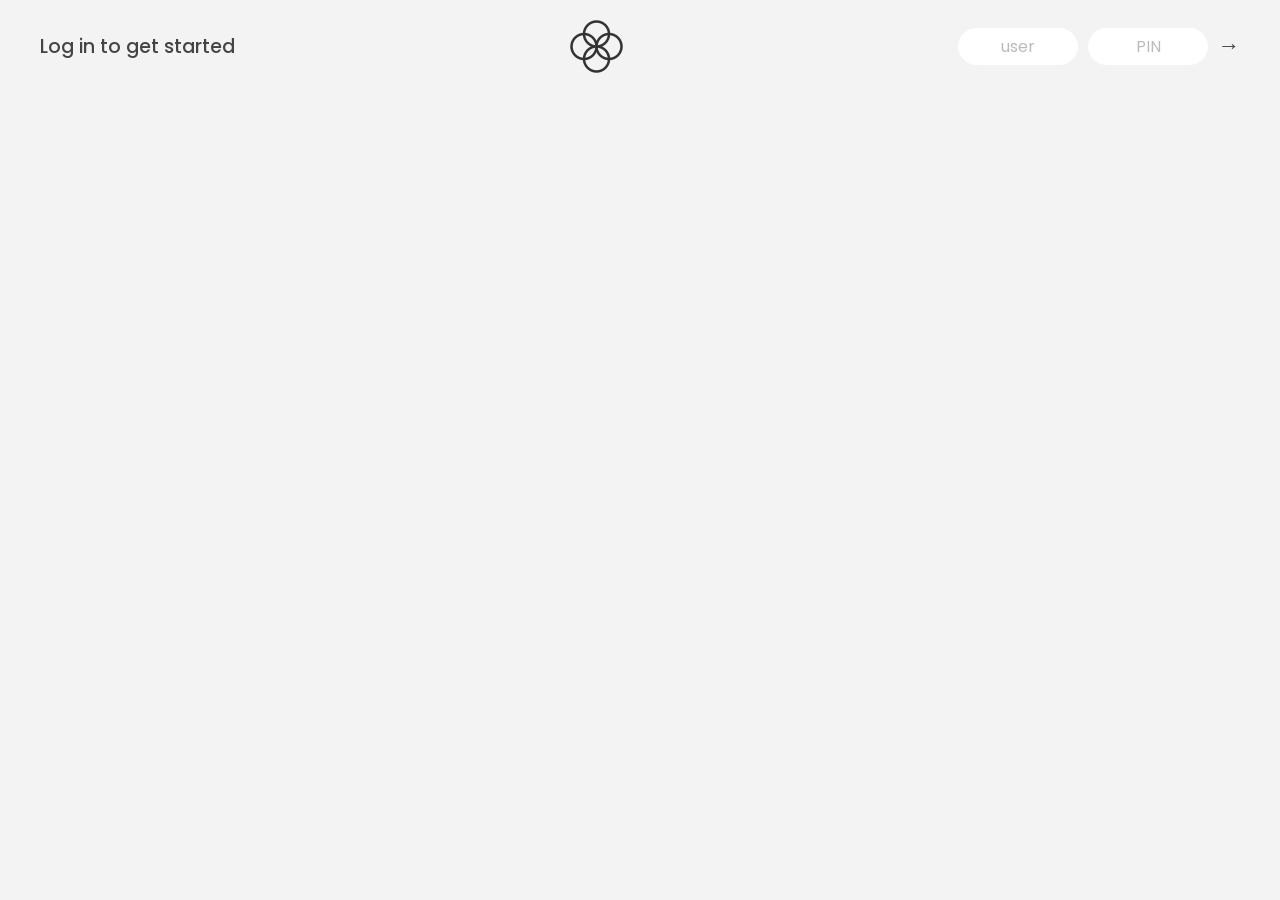
<file: bank-app/index.html>
<!DOCTYPE html>
<html lang="en">
  <head>
    <meta charset="UTF-8" />
    <meta name="viewport" content="width=device-width, initial-scale=1.0" />
    <meta http-equiv="X-UA-Compatible" content="ie=edge" />
    <link rel="shortcut icon" type="image/png" href="src/icon.png" />

    <link
      href="https://fonts.googleapis.com/css?family=Poppins:400,500,600&display=swap"
      rel="stylesheet"
    />

    <link rel="stylesheet" href="src/style.css" />
    <title>Bank App</title>
  </head>
  <body>
    <!-- TOP NAVIGATION -->
    <nav>
      <p class="welcome">Log in to get started</p>
      <img src="src/logo.png" alt="Logo" class="logo" />
      <form class="login">
        <input
          type="text"
          placeholder="user"
          class="login__input login__input--user"
        />
        <!-- In practice, use type="password" -->
        <input
          type="text"
          placeholder="PIN"
          maxlength="4"
          class="login__input login__input--pin"
        />
        <button class="login__btn">&rarr;</button>
      </form>
    </nav>

    <main class="app">
      <!-- BALANCE -->
      <div class="balance">
        <div>
          <p class="balance__label">Current balance</p>
          <p class="balance__date">
            As of <span class="date">05/03/2037</span>
          </p>
        </div>
        <p class="balance__value">0000€</p>
      </div>

      <!-- MOVEMENTS -->
      <div class="movements">
        <div class="movements__row">
          <div class="movements__type movements__type--deposit">2 deposit</div>
          <div class="movements__date">3 days ago</div>
          <div class="movements__value">4 000€</div>
        </div>
        <div class="movements__row">
          <div class="movements__type movements__type--withdrawal">
            1 withdrawal
          </div>
          <div class="movements__date">24/01/2037</div>
          <div class="movements__value">-378€</div>
        </div>
      </div>

      <!-- SUMMARY -->
      <div class="summary">
        <p class="summary__label">In</p>
        <p class="summary__value summary__value--in">0000€</p>
        <p class="summary__label">Out</p>
        <p class="summary__value summary__value--out">0000€</p>
        <p class="summary__label">Interest</p>
        <p class="summary__value summary__value--interest">0000€</p>
        <button class="btn--sort">&downarrow; SORT</button>
      </div>

      <!-- OPERATION: TRANSFERS -->
      <div class="operation operation--transfer">
        <h2>Transfer money</h2>
        <form class="form form--transfer">
          <input type="text" class="form__input form__input--to" />
          <input type="number" class="form__input form__input--amount" />
          <button class="form__btn form__btn--transfer">&rarr;</button>
          <label class="form__label">Transfer to</label>
          <label class="form__label">Amount</label>
        </form>
      </div>

      <!-- OPERATION: LOAN -->
      <div class="operation operation--loan">
        <h2>Request loan</h2>
        <form class="form form--loan">
          <input type="number" class="form__input form__input--loan-amount" />
          <button class="form__btn form__btn--loan">&rarr;</button>
          <label class="form__label form__label--loan">Amount</label>
        </form>
      </div>

      <!-- OPERATION: CLOSE -->
      <div class="operation operation--close">
        <h2>Close account</h2>
        <form class="form form--close">
          <input type="text" class="form__input form__input--user" />
          <input
            type="password"
            maxlength="6"
            class="form__input form__input--pin"
          />
          <button class="form__btn form__btn--close">&rarr;</button>
          <label class="form__label">Confirm user</label>
          <label class="form__label">Confirm PIN</label>
        </form>
      </div>

      <!-- LOGOUT TIMER -->
      <p class="logout-timer">
        You will be logged out in <span class="timer">05:00</span>
      </p>
    </main>

    <!-- <footer>
      &copy; by Jonas Schmedtmann. Don't claim as your own :)
    </footer> -->

    <script src="app.js"></script>
  </body>
</html>
</file>
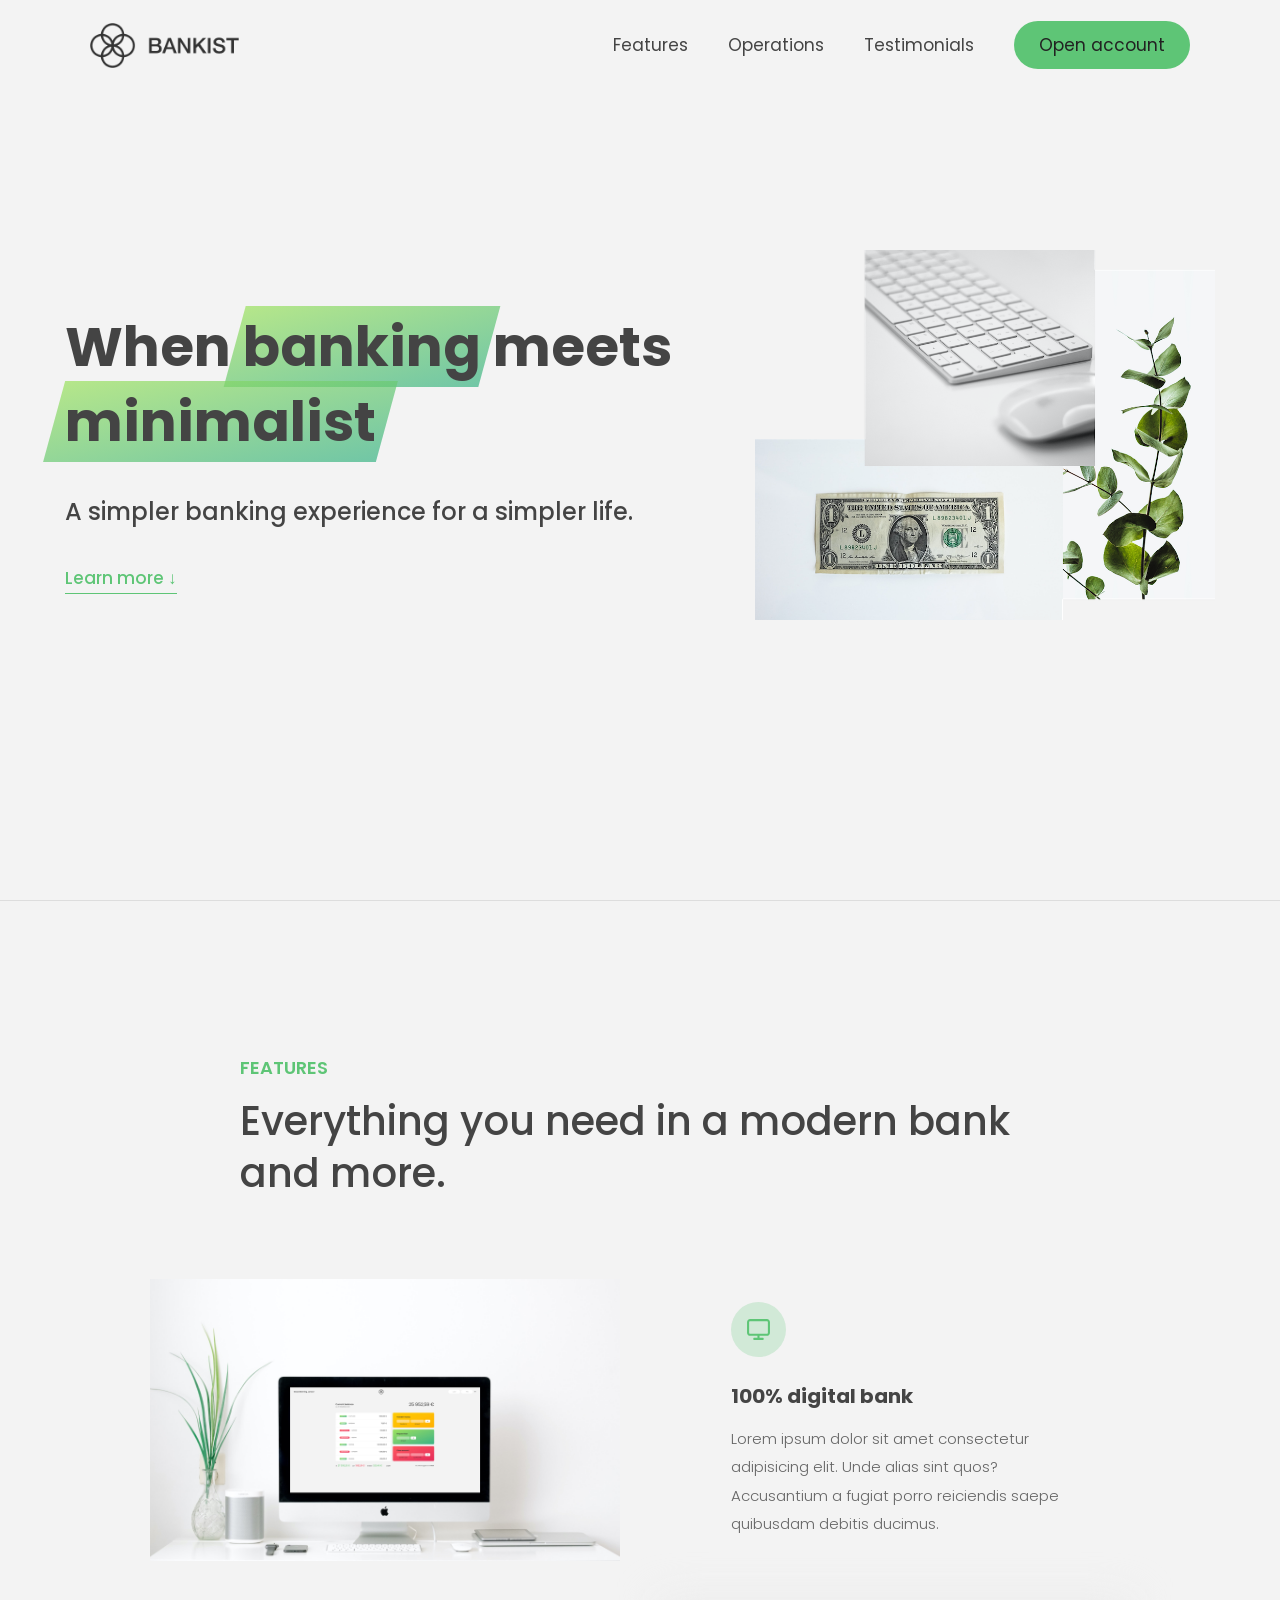
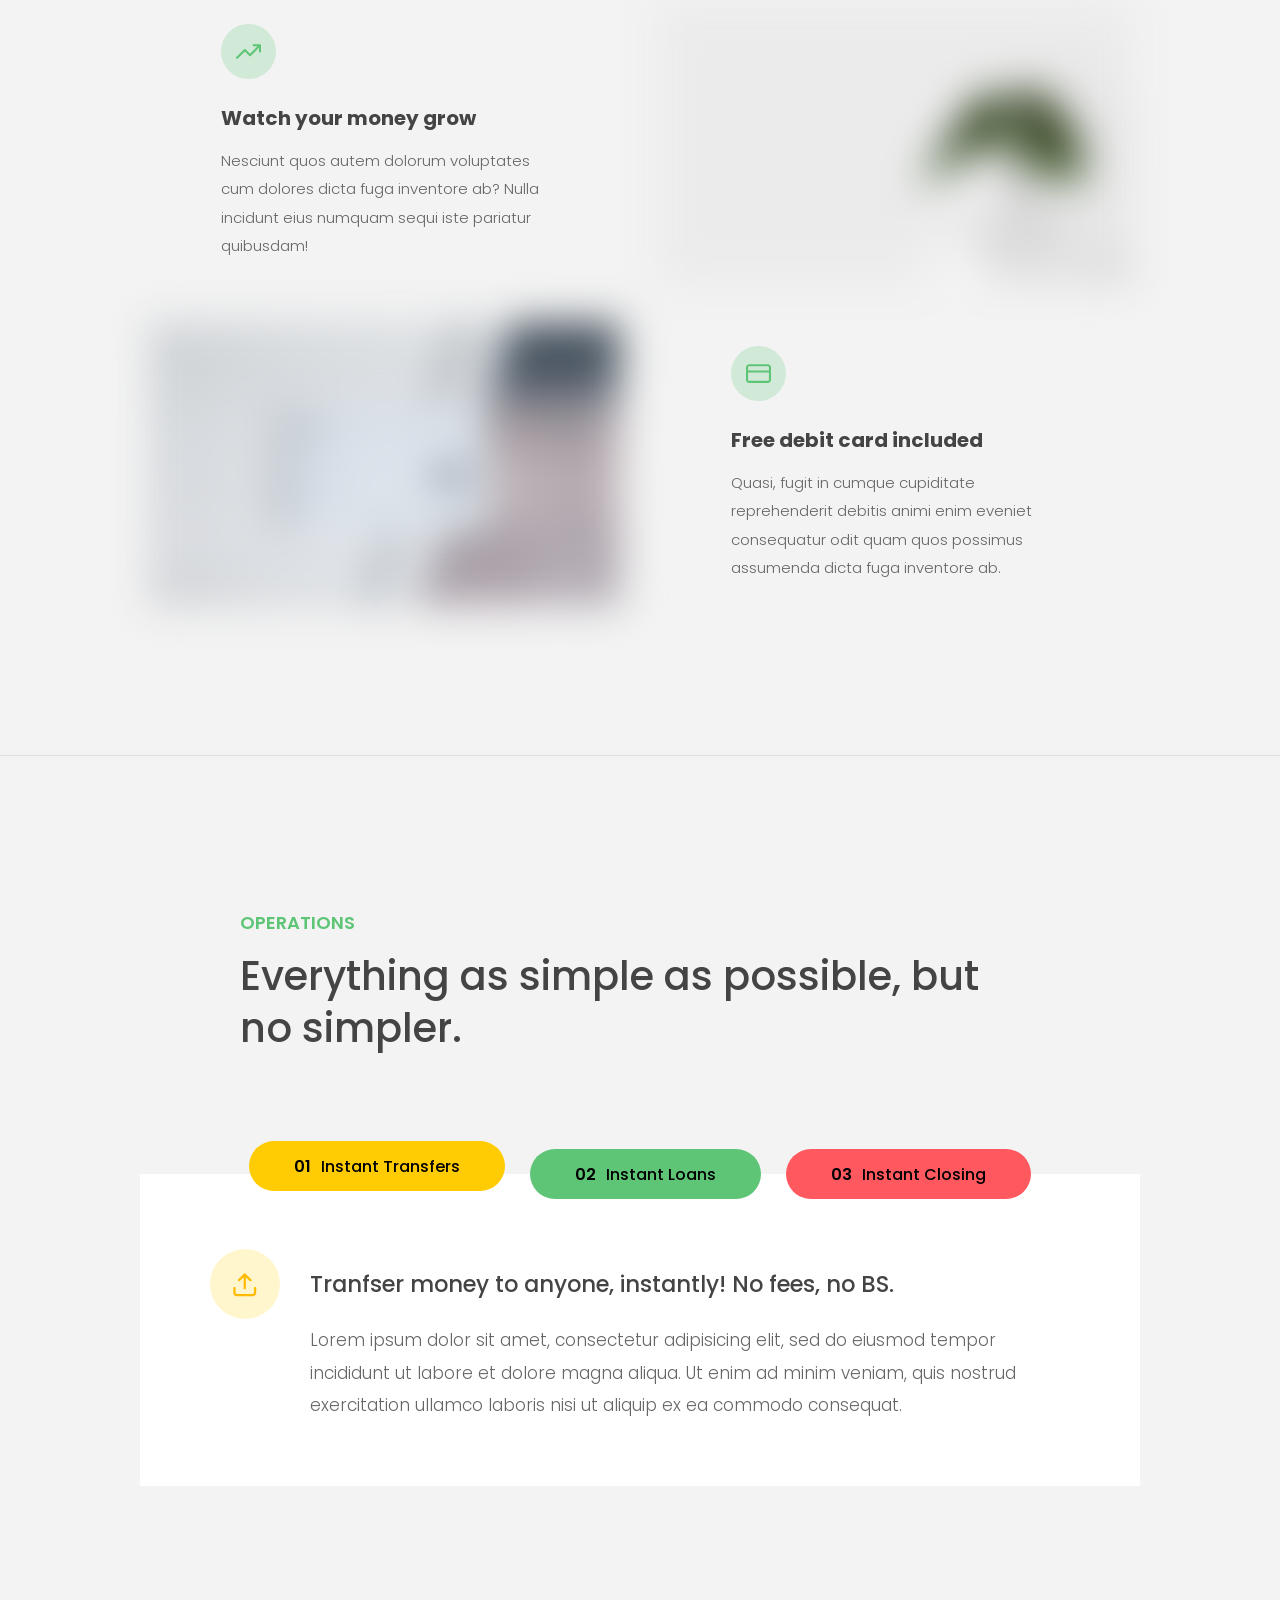
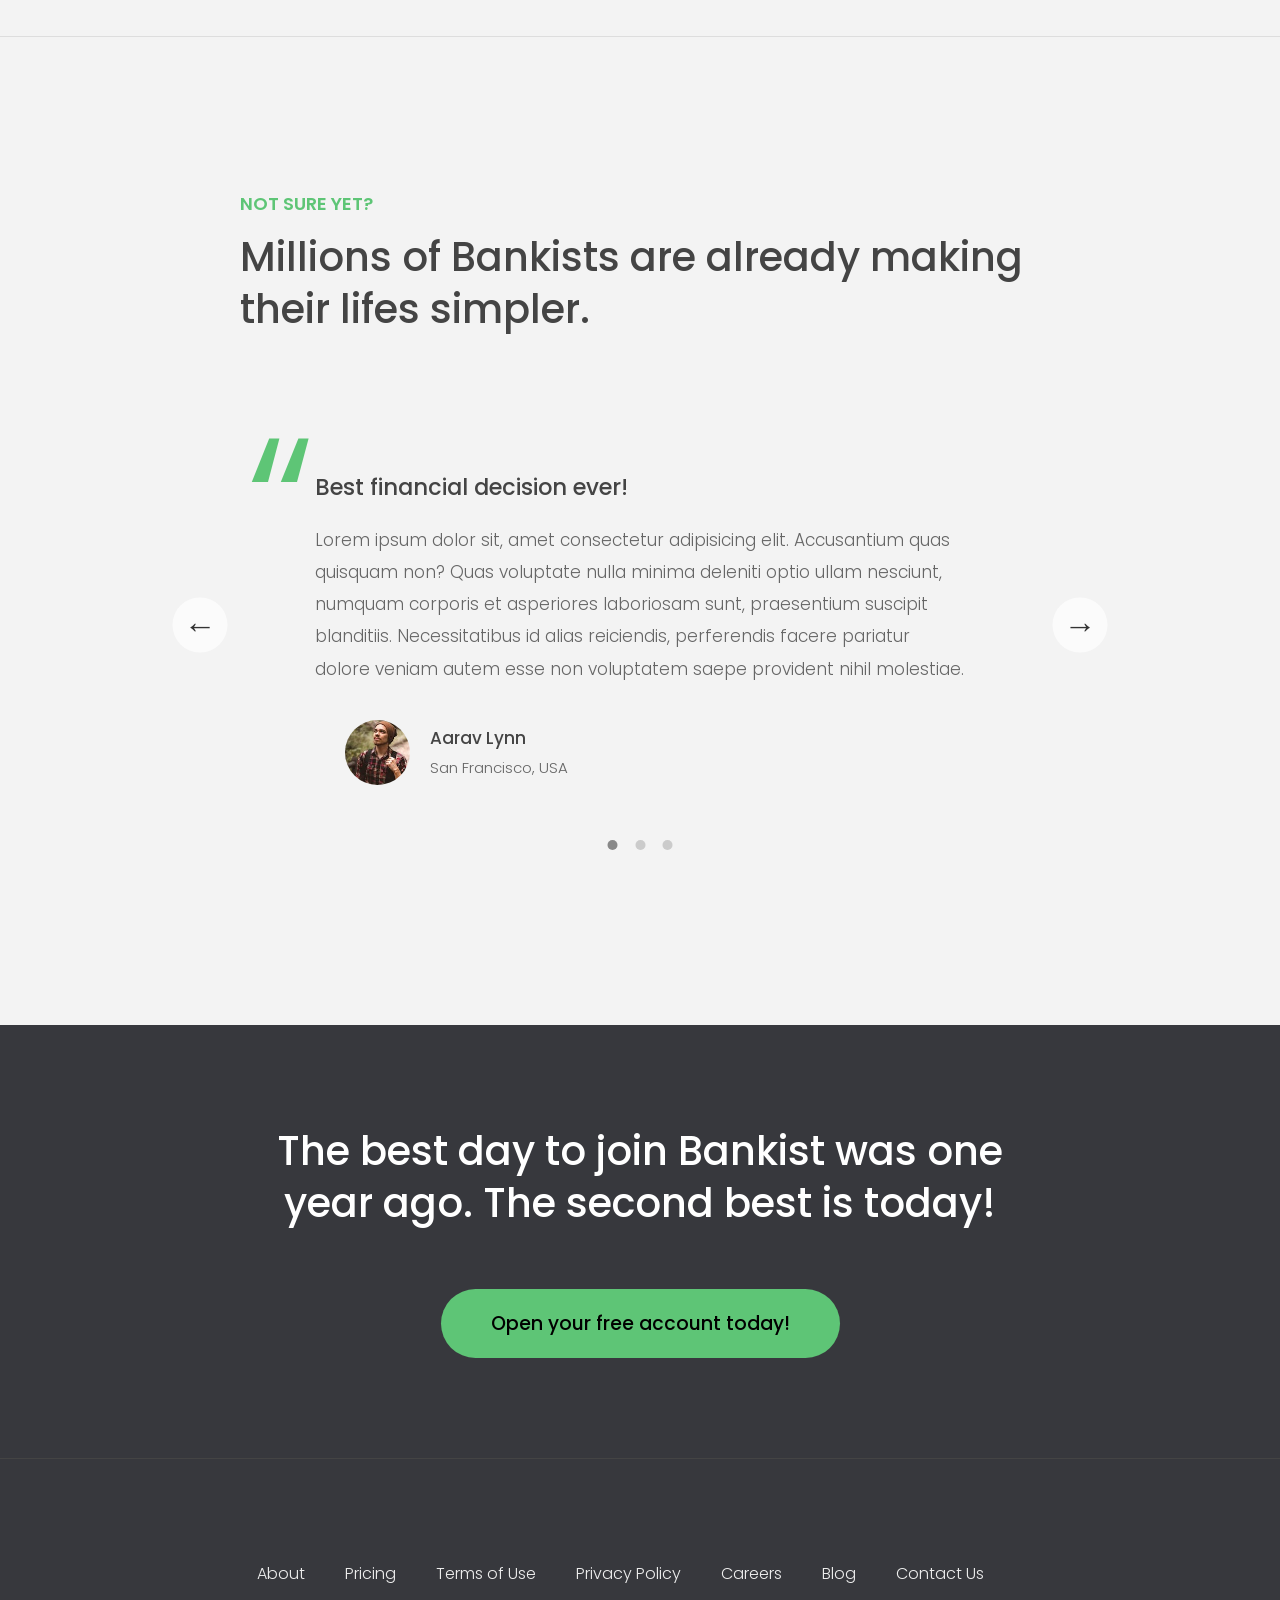
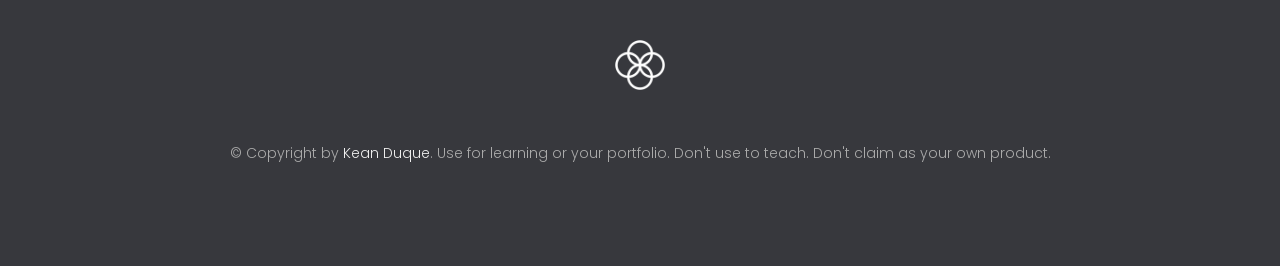
<file: bank-website/index.html>
<!DOCTYPE html>
<html lang="en">
  <head>
    <meta charset="UTF-8" />
    <meta name="viewport" content="width=device-width, initial-scale=1.0" />
    <meta http-equiv="X-UA-Compatible" content="ie=edge" />
    <link rel="shortcut icon" type="image/png" href="img/icon.png" />

    <link
      href="https://fonts.googleapis.com/css?family=Poppins:300,400,500,600&display=swap"
      rel="stylesheet"
    />
    <link rel="stylesheet" href="style.css" />
    <title>Bankist | When Banking meets Minimalist</title>

    <script defer src="script.js"></script>
    <!-- <script src="script-dom.js"></script> -->
  </head>
  <body>
    <header class="header">
      <nav class="nav">
        <img
          src="img/logo.png"
          alt="Bankist logo"
          class="nav__logo"
          id="logo"
          designer="Kean"
          data-version-number="3.0"
        />
        <ul class="nav__links">
          <li class="nav__item">
            <a class="nav__link" href="#section--1">Features</a>
          </li>
          <li class="nav__item">
            <a class="nav__link" href="#section--2">Operations</a>
          </li>
          <li class="nav__item">
            <a class="nav__link" href="#section--3">Testimonials</a>
          </li>
          <li class="nav__item">
            <a class="nav__link nav__link--btn btn--show-modal" href="#"
              >Open account</a
            >
          </li>
        </ul>
      </nav>

      <div class="header__title">
        <!-- <h1 onclick="alert('HTML alert')"> -->
        <h1>
          When
          <!-- Green highlight effect -->
          <span class="highlight">banking</span>
          meets<br />
          <span class="highlight">minimalist</span>
        </h1>
        <h4>A simpler banking experience for a simpler life.</h4>
        <button class="btn--text btn--scroll-to">Learn more &DownArrow;</button>
        <img
          src="img/hero.png"
          class="header__img"
          alt="Minimalist bank items"
        />
      </div>
    </header>

    <section class="section" id="section--1">
      <div class="section__title">
        <h2 class="section__description">Features</h2>
        <h3 class="section__header">
          Everything you need in a modern bank and more.
        </h3>
      </div>

      <div class="features">
        <img
          src="img/digital-lazy.jpg"
          data-src="img/digital.jpg"
          alt="Computer"
          class="features__img lazy-img"
        />
        <div class="features__feature">
          <div class="features__icon">
            <svg>
              <use xlink:href="img/icons.svg#icon-monitor"></use>
            </svg>
          </div>
          <h5 class="features__header">100% digital bank</h5>
          <p>
            Lorem ipsum dolor sit amet consectetur adipisicing elit. Unde alias
            sint quos? Accusantium a fugiat porro reiciendis saepe quibusdam
            debitis ducimus.
          </p>
        </div>

        <div class="features__feature">
          <div class="features__icon">
            <svg>
              <use xlink:href="img/icons.svg#icon-trending-up"></use>
            </svg>
          </div>
          <h5 class="features__header">Watch your money grow</h5>
          <p>
            Nesciunt quos autem dolorum voluptates cum dolores dicta fuga
            inventore ab? Nulla incidunt eius numquam sequi iste pariatur
            quibusdam!
          </p>
        </div>
        <img
          src="img/grow-lazy.jpg"
          data-src="img/grow.jpg"
          alt="Plant"
          class="features__img lazy-img"
        />

        <img
          src="img/card-lazy.jpg"
          data-src="img/card.jpg"
          alt="Credit card"
          class="features__img lazy-img"
        />
        <div class="features__feature">
          <div class="features__icon">
            <svg>
              <use xlink:href="img/icons.svg#icon-credit-card"></use>
            </svg>
          </div>
          <h5 class="features__header">Free debit card included</h5>
          <p>
            Quasi, fugit in cumque cupiditate reprehenderit debitis animi enim
            eveniet consequatur odit quam quos possimus assumenda dicta fuga
            inventore ab.
          </p>
        </div>
      </div>
    </section>

    <section class="section" id="section--2">
      <div class="section__title">
        <h2 class="section__description">Operations</h2>
        <h3 class="section__header">
          Everything as simple as possible, but no simpler.
        </h3>
      </div>

      <div class="operations">
        <div class="operations__tab-container">
          <button
            class="btn operations__tab operations__tab--1 operations__tab--active"
            data-tab="1"
          >
            <span>01</span>Instant Transfers
          </button>
          <button class="btn operations__tab operations__tab--2" data-tab="2">
            <span>02</span>Instant Loans
          </button>
          <button class="btn operations__tab operations__tab--3" data-tab="3">
            <span>03</span>Instant Closing
          </button>
        </div>
        <div
          class="operations__content operations__content--1 operations__content--active"
        >
          <div class="operations__icon operations__icon--1">
            <svg>
              <use xlink:href="img/icons.svg#icon-upload"></use>
            </svg>
          </div>
          <h5 class="operations__header">
            Tranfser money to anyone, instantly! No fees, no BS.
          </h5>
          <p>
            Lorem ipsum dolor sit amet, consectetur adipisicing elit, sed do
            eiusmod tempor incididunt ut labore et dolore magna aliqua. Ut enim
            ad minim veniam, quis nostrud exercitation ullamco laboris nisi ut
            aliquip ex ea commodo consequat.
          </p>
        </div>

        <div class="operations__content operations__content--2">
          <div class="operations__icon operations__icon--2">
            <svg>
              <use xlink:href="img/icons.svg#icon-home"></use>
            </svg>
          </div>
          <h5 class="operations__header">
            Buy a home or make your dreams come true, with instant loans.
          </h5>
          <p>
            Duis aute irure dolor in reprehenderit in voluptate velit esse
            cillum dolore eu fugiat nulla pariatur. Excepteur sint occaecat
            cupidatat non proident, sunt in culpa qui officia deserunt mollit
            anim id est laborum.
          </p>
        </div>
        <div class="operations__content operations__content--3">
          <div class="operations__icon operations__icon--3">
            <svg>
              <use xlink:href="img/icons.svg#icon-user-x"></use>
            </svg>
          </div>
          <h5 class="operations__header">
            No longer need your account? No problem! Close it instantly.
          </h5>
          <p>
            Excepteur sint occaecat cupidatat non proident, sunt in culpa qui
            officia deserunt mollit anim id est laborum. Ut enim ad minim
            veniam, quis nostrud exercitation ullamco laboris nisi ut aliquip ex
            ea commodo consequat.
          </p>
        </div>
      </div>
    </section>

    <section class="section" id="section--3">
      <div class="section__title section__title--testimonials">
        <h2 class="section__description">Not sure yet?</h2>
        <h3 class="section__header">
          Millions of Bankists are already making their lifes simpler.
        </h3>
      </div>

      <div class="slider">
        <div class="slide slide--1">
          <div class="testimonial">
            <h5 class="testimonial__header">Best financial decision ever!</h5>
            <blockquote class="testimonial__text">
              Lorem ipsum dolor sit, amet consectetur adipisicing elit.
              Accusantium quas quisquam non? Quas voluptate nulla minima
              deleniti optio ullam nesciunt, numquam corporis et asperiores
              laboriosam sunt, praesentium suscipit blanditiis. Necessitatibus
              id alias reiciendis, perferendis facere pariatur dolore veniam
              autem esse non voluptatem saepe provident nihil molestiae.
            </blockquote>
            <address class="testimonial__author">
              <img src="img/user-1.jpg" alt="" class="testimonial__photo" />
              <h6 class="testimonial__name">Aarav Lynn</h6>
              <p class="testimonial__location">San Francisco, USA</p>
            </address>
          </div>
        </div>

        <div class="slide slide--2">
          <div class="testimonial">
            <h5 class="testimonial__header">
              The last step to becoming a complete minimalist
            </h5>
            <blockquote class="testimonial__text">
              Quisquam itaque deserunt ullam, quia ea repellendus provident,
              ducimus neque ipsam modi voluptatibus doloremque, corrupti
              laborum. Incidunt numquam perferendis veritatis neque repellendus.
              Lorem, ipsum dolor sit amet consectetur adipisicing elit. Illo
              deserunt exercitationem deleniti.
            </blockquote>
            <address class="testimonial__author">
              <img src="img/user-2.jpg" alt="" class="testimonial__photo" />
              <h6 class="testimonial__name">Miyah Miles</h6>
              <p class="testimonial__location">London, UK</p>
            </address>
          </div>
        </div>

        <div class="slide slide--3">
          <div class="testimonial">
            <h5 class="testimonial__header">
              Finally free from old-school banks
            </h5>
            <blockquote class="testimonial__text">
              Debitis, nihil sit minus suscipit magni aperiam vel tenetur
              incidunt commodi architecto numquam omnis nulla autem,
              necessitatibus blanditiis modi similique quidem. Odio aliquam
              culpa dicta beatae quod maiores ipsa minus consequatur error sunt,
              deleniti saepe aliquid quos inventore sequi. Necessitatibus id
              alias reiciendis, perferendis facere.
            </blockquote>
            <address class="testimonial__author">
              <img src="img/user-3.jpg" alt="" class="testimonial__photo" />
              <h6 class="testimonial__name">Francisco Gomes</h6>
              <p class="testimonial__location">Lisbon, Portugal</p>
            </address>
          </div>
        </div>

        <!-- <div class="slide"><img src="img/img-1.jpg" alt="Photo 1" /></div>
        <div class="slide"><img src="img/img-2.jpg" alt="Photo 2" /></div>
        <div class="slide"><img src="img/img-3.jpg" alt="Photo 3" /></div>
        <div class="slide"><img src="img/img-4.jpg" alt="Photo 4" /></div> -->
        <button class="slider__btn slider__btn--left">&larr;</button>
        <button class="slider__btn slider__btn--right">&rarr;</button>
        <div class="dots"></div>
      </div>
    </section>

    <section class="section section--sign-up">
      <div class="section__title">
        <h3 class="section__header">
          The best day to join Bankist was one year ago. The second best is
          today!
        </h3>
      </div>
      <button class="btn btn--show-modal">Open your free account today!</button>
    </section>

    <footer class="footer">
      <ul class="footer__nav">
        <li class="footer__item">
          <a class="footer__link" href="#">About</a>
        </li>
        <li class="footer__item">
          <a class="footer__link" href="#">Pricing</a>
        </li>
        <li class="footer__item">
          <a class="footer__link" href="#">Terms of Use</a>
        </li>
        <li class="footer__item">
          <a class="footer__link" href="#">Privacy Policy</a>
        </li>
        <li class="footer__item">
          <a class="footer__link" href="#">Careers</a>
        </li>
        <li class="footer__item">
          <a class="footer__link" href="#">Blog</a>
        </li>
        <li class="footer__item">
          <a class="footer__link" href="#">Contact Us</a>
        </li>
      </ul>
      <img src="img/icon.png" alt="Logo" class="footer__logo" />
      <p class="footer__copyright">
        &copy; Copyright by
        <a
          class="footer__link twitter-link"
          target="_blank"
          href="https://twitter.com/keanduque"
          >Kean Duque</a
        >. Use for learning or your portfolio. Don't use to teach. Don't claim
        as your own product.
      </p>
    </footer>

    <div class="modal hidden">
      <button class="btn--close-modal">&times;</button>
      <h2 class="modal__header">
        Open your bank account <br />
        in just <span class="highlight">5 minutes</span>
      </h2>
      <form class="modal__form">
        <label>First Name</label>
        <input type="text" />
        <label>Last Name</label>
        <input type="text" />
        <label>Email Address</label>
        <input type="email" />
        <button class="btn">Next step &rarr;</button>
      </form>
    </div>
    <div class="overlay hidden"></div>
    <!-- 
    <script src="script.js"></script> -->
    <!-- <script src="script-dom.js"></script> -->
    <!-- DONT need to load DOMContentLoaded because JS is already at the end-->
  </body>
</html>
</file>
<file: bank-app/src/style.css>
/*
 * KD
 * Use this CSS to learn some intersting techniques,
 * in case you're wondering how I built the UI.
 * Have fun! 😁
 */

* {
  margin: 0;
  padding: 0;
  box-sizing: inherit;
}

html {
  font-size: 62.5%;
  box-sizing: border-box;
}

body {
  font-family: "Poppins", sans-serif;
  color: #444;
  background-color: #f3f3f3;
  height: 100vh;
  padding: 2rem;
}

nav {
  display: flex;
  justify-content: space-between;
  align-items: center;
  padding: 0 2rem;
}

.welcome {
  font-size: 1.9rem;
  font-weight: 500;
}

.logo {
  height: 5.25rem;
}

.login {
  display: flex;
}

.login__input {
  border: none;
  padding: 0.5rem 2rem;
  font-size: 1.6rem;
  font-family: inherit;
  text-align: center;
  width: 12rem;
  border-radius: 10rem;
  margin-right: 1rem;
  color: inherit;
  border: 1px solid #fff;
  transition: all 0.3s;
}

.login__input:focus {
  outline: none;
  border: 1px solid #ccc;
}

.login__input::placeholder {
  color: #bbb;
}

.login__btn {
  border: none;
  background: none;
  font-size: 2.2rem;
  color: inherit;
  cursor: pointer;
  transition: all 0.3s;
}

.login__btn:hover,
.login__btn:focus,
.btn--sort:hover,
.btn--sort:focus {
  outline: none;
  color: #777;
}

/* MAIN */
.app {
  position: relative;
  max-width: 100rem;
  margin: 4rem auto;
  display: grid;
  grid-template-columns: 4fr 3fr;
  grid-template-rows: auto repeat(3, 15rem) auto;
  gap: 2rem;

  /* NOTE This creates the fade in/out anumation */
  opacity: 0;
  transition: all 1s;
}

.balance {
  grid-column: 1 / span 2;
  display: flex;
  align-items: flex-end;
  justify-content: space-between;
  margin-bottom: 2rem;
}

.balance__label {
  font-size: 2.2rem;
  font-weight: 500;
  margin-bottom: -0.2rem;
}

.balance__date {
  font-size: 1.4rem;
  color: #888;
}

.balance__value {
  font-size: 4.5rem;
  font-weight: 400;
}

/* MOVEMENTS */
.movements {
  grid-row: 2 / span 3;
  background-color: #fff;
  border-radius: 1rem;
  overflow: scroll;
}

.movements__row {
  padding: 2.25rem 4rem;
  display: flex;
  align-items: center;
  border-bottom: 1px solid #eee;
}

.movements__type {
  font-size: 1.1rem;
  text-transform: uppercase;
  font-weight: 500;
  color: #fff;
  padding: 0.1rem 1rem;
  border-radius: 10rem;
  margin-right: 2rem;
}

.movements__date {
  font-size: 1.1rem;
  text-transform: uppercase;
  font-weight: 500;
  color: #666;
}

.movements__type--deposit {
  background-image: linear-gradient(to top left, #39b385, #9be15d);
}

.movements__type--withdrawal {
  background-image: linear-gradient(to top left, #e52a5a, #ff585f);
}

.movements__value {
  font-size: 1.7rem;
  margin-left: auto;
}

/* SUMMARY */
.summary {
  grid-row: 5 / 6;
  display: flex;
  align-items: baseline;
  padding: 0 0.3rem;
  margin-top: 1rem;
}

.summary__label {
  font-size: 1.2rem;
  font-weight: 500;
  text-transform: uppercase;
  margin-right: 0.8rem;
}

.summary__value {
  font-size: 2.2rem;
  margin-right: 2.5rem;
}

.summary__value--in,
.summary__value--interest {
  color: #66c873;
}

.summary__value--out {
  color: #f5465d;
}

.btn--sort {
  margin-left: auto;
  border: none;
  background: none;
  font-size: 1.3rem;
  font-weight: 500;
  cursor: pointer;
}

/* OPERATIONS */
.operation {
  border-radius: 1rem;
  padding: 3rem 4rem;
  color: #333;
}

.operation--transfer {
  background-image: linear-gradient(to top left, #ffb003, #ffcb03);
}

.operation--loan {
  background-image: linear-gradient(to top left, #39b385, #9be15d);
}

.operation--close {
  background-image: linear-gradient(to top left, #e52a5a, #ff585f);
}

h2 {
  margin-bottom: 1.5rem;
  font-size: 1.7rem;
  font-weight: 600;
  color: #333;
}

.form {
  display: grid;
  grid-template-columns: 2.5fr 2.5fr 1fr;
  grid-template-rows: auto auto;
  gap: 0.4rem 1rem;
}

/* Exceptions for interst */
.form.form--loan {
  grid-template-columns: 2.5fr 1fr 2.5fr;
}
.form__label--loan {
  grid-row: 2;
}
/* End exceptions */

.form__input {
  width: 100%;
  border: none;
  background-color: rgba(255, 255, 255, 0.4);
  font-family: inherit;
  font-size: 1.5rem;
  text-align: center;
  color: #333;
  padding: 0.3rem 1rem;
  border-radius: 0.7rem;
  transition: all 0.3s;
}

.form__input:focus {
  outline: none;
  background-color: rgba(255, 255, 255, 0.6);
}

.form__label {
  font-size: 1.3rem;
  text-align: center;
}

.form__btn {
  border: none;
  border-radius: 0.7rem;
  font-size: 1.8rem;
  background-color: #fff;
  cursor: pointer;
  transition: all 0.3s;
}

.form__btn:focus {
  outline: none;
  background-color: rgba(255, 255, 255, 0.8);
}

.logout-timer {
  padding: 0 0.3rem;
  margin-top: 1.9rem;
  text-align: right;
  font-size: 1.25rem;
}

.timer {
  font-weight: 600;
}
</file>
<file: bank-website/style.css>
/* The page is NOT responsive. You can implement responsiveness yourself if you wanna have some fun 😃 */

:root {
  --color-primary: #5ec576;
  --color-secondary: #ffcb03;
  --color-tertiary: #ff585f;
  --color-primary-darker: #4bbb7d;
  --color-secondary-darker: #ffbb00;
  --color-tertiary-darker: #fd424b;
  --color-primary-opacity: #5ec5763a;
  --color-secondary-opacity: #ffcd0331;
  --color-tertiary-opacity: #ff58602d;
  --gradient-primary: linear-gradient(to top left, #39b385, #9be15d);
  --gradient-secondary: linear-gradient(to top left, #ffb003, #ffcb03);
}

* {
  margin: 0;
  padding: 0;
  box-sizing: inherit;
}

html {
  font-size: 62.5%;
  box-sizing: border-box;
}

body {
  font-family: 'Poppins', sans-serif;
  font-weight: 300;
  color: #444;
  line-height: 1.9;
  background-color: #f3f3f3;
}

/* GENERAL ELEMENTS */
.section {
  padding: 15rem 3rem;
  border-top: 1px solid #ddd;

  transition: transform 1s, opacity 1s;
}

.section--hidden {
  opacity: 0;
  transform: translateY(8rem);
}

.section__title {
  max-width: 80rem;
  margin: 0 auto 8rem auto;
}

.section__description {
  font-size: 1.8rem;
  font-weight: 600;
  text-transform: uppercase;
  color: var(--color-primary);
  margin-bottom: 1rem;
}

.section__header {
  font-size: 4rem;
  line-height: 1.3;
  font-weight: 500;
}

.btn {
  display: inline-block;
  background-color: var(--color-primary);
  font-size: 1.6rem;
  font-family: inherit;
  font-weight: 500;
  border: none;
  padding: 1.25rem 4.5rem;
  border-radius: 10rem;
  cursor: pointer;
  transition: all 0.3s;
}

.btn:hover {
  background-color: var(--color-primary-darker);
}

.btn--text {
  display: inline-block;
  background: none;
  font-size: 1.7rem;
  font-family: inherit;
  font-weight: 500;
  color: var(--color-primary);
  border: none;
  border-bottom: 1px solid currentColor;
  padding-bottom: 2px;
  cursor: pointer;
  transition: all 0.3s;
}

p {
  color: #666;
}

/* This is BAD for accessibility! Don't do in the real world! */
button:focus {
  outline: none;
}

img {
  transition: filter 0.5s;
}

.lazy-img {
  filter: blur(20px);
}

/* NAVIGATION */
.nav {
  display: flex;
  justify-content: space-between;
  align-items: center;
  height: 9rem;
  width: 100%;
  padding: 0 6rem;
  z-index: 100;
}

/* nav and stickly class at the same time */
.nav.sticky {
  position: fixed;
  background-color: rgba(255, 255, 255, 0.95);
}

.nav__logo {
  height: 4.5rem;
  transition: all 0.3s;
}

.nav__links {
  display: flex;
  align-items: center;
  list-style: none;
}

.nav__item {
  margin-left: 4rem;
}

.nav__link:link,
.nav__link:visited {
  font-size: 1.7rem;
  font-weight: 400;
  color: inherit;
  text-decoration: none;
  display: block;
  transition: all 0.3s;
}

.nav__link--btn:link,
.nav__link--btn:visited {
  padding: 0.8rem 2.5rem;
  border-radius: 3rem;
  background-color: var(--color-primary);
  color: #222;
}

.nav__link--btn:hover,
.nav__link--btn:active {
  color: inherit;
  background-color: var(--color-primary-darker);
  color: #333;
}

/* HEADER */
.header {
  padding: 0 3rem;
  height: 100vh;
  display: flex;
  flex-direction: column;
  align-items: center;
}

.header__title {
  flex: 1;

  max-width: 115rem;
  display: grid;
  grid-template-columns: 3fr 2fr;
  row-gap: 3rem;
  align-content: center;
  justify-content: center;

  align-items: start;
  justify-items: start;
}

h1 {
  font-size: 5.5rem;
  line-height: 1.35;
}

h4 {
  font-size: 2.4rem;
  font-weight: 500;
}

.header__img {
  width: 100%;
  grid-column: 2 / 3;
  grid-row: 1 / span 4;
  transform: translateY(-6rem);
}

.highlight {
  position: relative;
}

.highlight::after {
  display: block;
  content: '';
  position: absolute;
  bottom: 0;
  left: 0;
  height: 100%;
  width: 100%;
  z-index: -1;
  opacity: 0.7;
  transform: scale(1.07, 1.05) skewX(-15deg);
  background-image: var(--gradient-primary);
}

/* FEATURES */
.features {
  display: grid;
  grid-template-columns: 1fr 1fr;
  gap: 4rem;
  margin: 0 12rem;
}

.features__img {
  width: 100%;
}

.features__feature {
  align-self: center;
  justify-self: center;
  width: 70%;
  font-size: 1.5rem;
}

.features__icon {
  display: flex;
  align-items: center;
  justify-content: center;
  background-color: var(--color-primary-opacity);
  height: 5.5rem;
  width: 5.5rem;
  border-radius: 50%;
  margin-bottom: 2rem;
}

.features__icon svg {
  height: 2.5rem;
  width: 2.5rem;
  fill: var(--color-primary);
}

.features__header {
  font-size: 2rem;
  margin-bottom: 1rem;
}

/* OPERATIONS */
.operations {
  max-width: 100rem;
  margin: 12rem auto 0 auto;

  background-color: #fff;
}

.operations__tab-container {
  display: flex;
  justify-content: center;
}

.operations__tab {
  margin-right: 2.5rem;
  transform: translateY(-50%);
}

.operations__tab span {
  margin-right: 1rem;
  font-weight: 600;
  display: inline-block;
}

.operations__tab--1 {
  background-color: var(--color-secondary);
}

.operations__tab--1:hover {
  background-color: var(--color-secondary-darker);
}

.operations__tab--3 {
  background-color: var(--color-tertiary);
  margin: 0;
}

.operations__tab--3:hover {
  background-color: var(--color-tertiary-darker);
}

.operations__tab--active {
  transform: translateY(-66%);
}

.operations__content {
  display: none;

  /* JUST PRESENTATIONAL */
  font-size: 1.7rem;
  padding: 2.5rem 7rem 6.5rem 7rem;
}

.operations__content--active {
  display: grid;
  grid-template-columns: 7rem 1fr;
  column-gap: 3rem;
  row-gap: 0.5rem;
}

.operations__header {
  font-size: 2.25rem;
  font-weight: 500;
  align-self: center;
}

.operations__icon {
  display: flex;
  align-items: center;
  justify-content: center;
  height: 7rem;
  width: 7rem;
  border-radius: 50%;
}

.operations__icon svg {
  height: 2.75rem;
  width: 2.75rem;
}

.operations__content p {
  grid-column: 2;
}

.operations__icon--1 {
  background-color: var(--color-secondary-opacity);
}
.operations__icon--2 {
  background-color: var(--color-primary-opacity);
}
.operations__icon--3 {
  background-color: var(--color-tertiary-opacity);
}
.operations__icon--1 svg {
  fill: var(--color-secondary-darker);
}
.operations__icon--2 svg {
  fill: var(--color-primary);
}
.operations__icon--3 svg {
  fill: var(--color-tertiary);
}

/* SLIDER */
.slider {
  max-width: 100rem;
  height: 50rem;
  margin: 0 auto;
  position: relative;

  /* IN THE END */
  overflow: hidden;
}

.slide {
  position: absolute;
  top: 0;
  width: 100%;
  height: 50rem;

  display: flex;
  align-items: center;
  justify-content: center;

  /* THIS creates the animation! */
  transition: transform 1s;
}

.slide > img {
  /* Only for images that have different size than slide */
  width: 100%;
  height: 100%;
  object-fit: cover;
}

.slider__btn {
  position: absolute;
  top: 50%;
  z-index: 10;

  border: none;
  background: rgba(255, 255, 255, 0.7);
  font-family: inherit;
  color: #333;
  border-radius: 50%;
  height: 5.5rem;
  width: 5.5rem;
  font-size: 3.25rem;
  cursor: pointer;
}

.slider__btn--left {
  left: 6%;
  transform: translate(-50%, -50%);
}

.slider__btn--right {
  right: 6%;
  transform: translate(50%, -50%);
}

.dots {
  position: absolute;
  bottom: 5%;
  left: 50%;
  transform: translateX(-50%);
  display: flex;
}

.dots__dot {
  border: none;
  background-color: #b9b9b9;
  opacity: 0.7;
  height: 1rem;
  width: 1rem;
  border-radius: 50%;
  margin-right: 1.75rem;
  cursor: pointer;
  transition: all 0.5s;

  /* Only necessary when overlying images */
  /* box-shadow: 0 0.6rem 1.5rem rgba(0, 0, 0, 0.7); */
}

.dots__dot:last-child {
  margin: 0;
}

.dots__dot--active {
  /* background-color: #fff; */
  background-color: #888;
  opacity: 1;
}

/* TESTIMONIALS */
.testimonial {
  width: 65%;
  position: relative;
}

.testimonial::before {
  content: '\201C';
  position: absolute;
  top: -5.7rem;
  left: -6.8rem;
  line-height: 1;
  font-size: 20rem;
  font-family: inherit;
  color: var(--color-primary);
  z-index: -1;
}

.testimonial__header {
  font-size: 2.25rem;
  font-weight: 500;
  margin-bottom: 1.5rem;
}

.testimonial__text {
  font-size: 1.7rem;
  margin-bottom: 3.5rem;
  color: #666;
}

.testimonial__author {
  margin-left: 3rem;
  font-style: normal;

  display: grid;
  grid-template-columns: 6.5rem 1fr;
  column-gap: 2rem;
}

.testimonial__photo {
  grid-row: 1 / span 2;
  width: 6.5rem;
  border-radius: 50%;
}

.testimonial__name {
  font-size: 1.7rem;
  font-weight: 500;
  align-self: end;
  margin: 0;
}

.testimonial__location {
  font-size: 1.5rem;
}

.section__title--testimonials {
  margin-bottom: 4rem;
}

/* SIGNUP */
.section--sign-up {
  background-color: #37383d;
  border-top: none;
  border-bottom: 1px solid #444;
  text-align: center;
  padding: 10rem 3rem;
}

.section--sign-up .section__header {
  color: #fff;
  text-align: center;
}

.section--sign-up .section__title {
  margin-bottom: 6rem;
}

.section--sign-up .btn {
  font-size: 1.9rem;
  padding: 2rem 5rem;
}

/* FOOTER */
.footer {
  padding: 10rem 3rem;
  background-color: #37383d;
}

.footer__nav {
  list-style: none;
  display: flex;
  justify-content: center;
  margin-bottom: 5rem;
}

.footer__item {
  margin-right: 4rem;
}

.footer__link {
  font-size: 1.6rem;
  color: #eee;
  text-decoration: none;
}

.footer__logo {
  height: 5rem;
  display: block;
  margin: 0 auto;
  margin-bottom: 5rem;
}

.footer__copyright {
  font-size: 1.4rem;
  color: #aaa;
  text-align: center;
}

.footer__copyright .footer__link {
  font-size: 1.4rem;
}

/* MODAL WINDOW */
.modal {
  position: fixed;
  top: 50%;
  left: 50%;
  transform: translate(-50%, -50%);
  max-width: 60rem;
  background-color: #f3f3f3;
  padding: 5rem 6rem;
  box-shadow: 0 4rem 6rem rgba(0, 0, 0, 0.3);
  z-index: 1000;
  transition: all 0.5s;
}

.overlay {
  position: fixed;
  top: 0;
  left: 0;
  width: 100%;
  height: 100%;
  background-color: rgba(0, 0, 0, 0.5);
  backdrop-filter: blur(4px);
  z-index: 100;
  transition: all 0.5s;
}

.modal__header {
  font-size: 3.25rem;
  margin-bottom: 4.5rem;
  line-height: 1.5;
}

.modal__form {
  margin: 0 3rem;
  display: grid;
  grid-template-columns: 1fr 2fr;
  align-items: center;
  gap: 2.5rem;
}

.modal__form label {
  font-size: 1.7rem;
  font-weight: 500;
}

.modal__form input {
  font-size: 1.7rem;
  padding: 1rem 1.5rem;
  border: 1px solid #ddd;
  border-radius: 0.5rem;
}

.modal__form button {
  grid-column: 1 / span 2;
  justify-self: center;
  margin-top: 1rem;
}

.btn--close-modal {
  font-family: inherit;
  color: inherit;
  position: absolute;
  top: 0.5rem;
  right: 2rem;
  font-size: 4rem;
  cursor: pointer;
  border: none;
  background: none;
}

.hidden {
  visibility: hidden;
  opacity: 0;
}

/* COOKIE MESSAGE */
.cookie-message {
  display: flex;
  align-items: center;
  justify-content: space-evenly;
  width: 100%;
  background-color: white;
  color: #bbb;
  font-size: 1.5rem;
  font-weight: 400;
}
</file>
